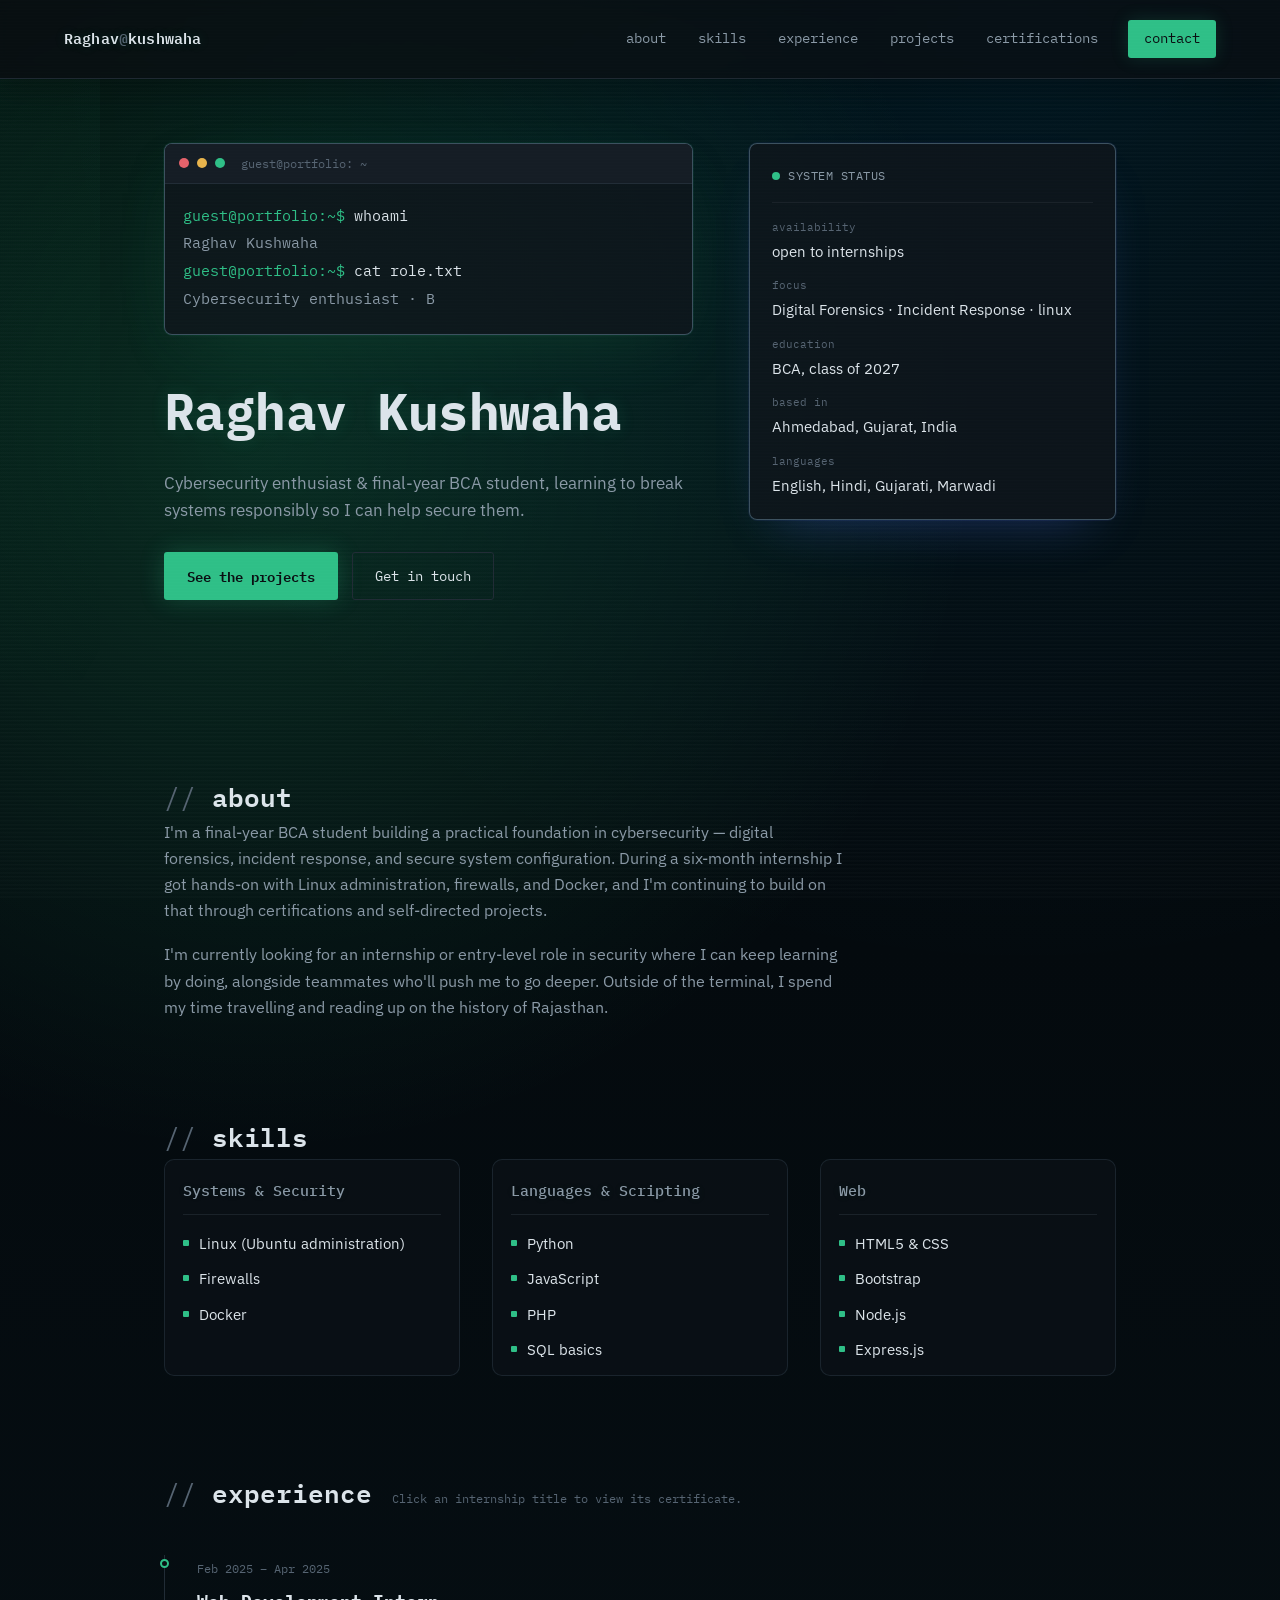
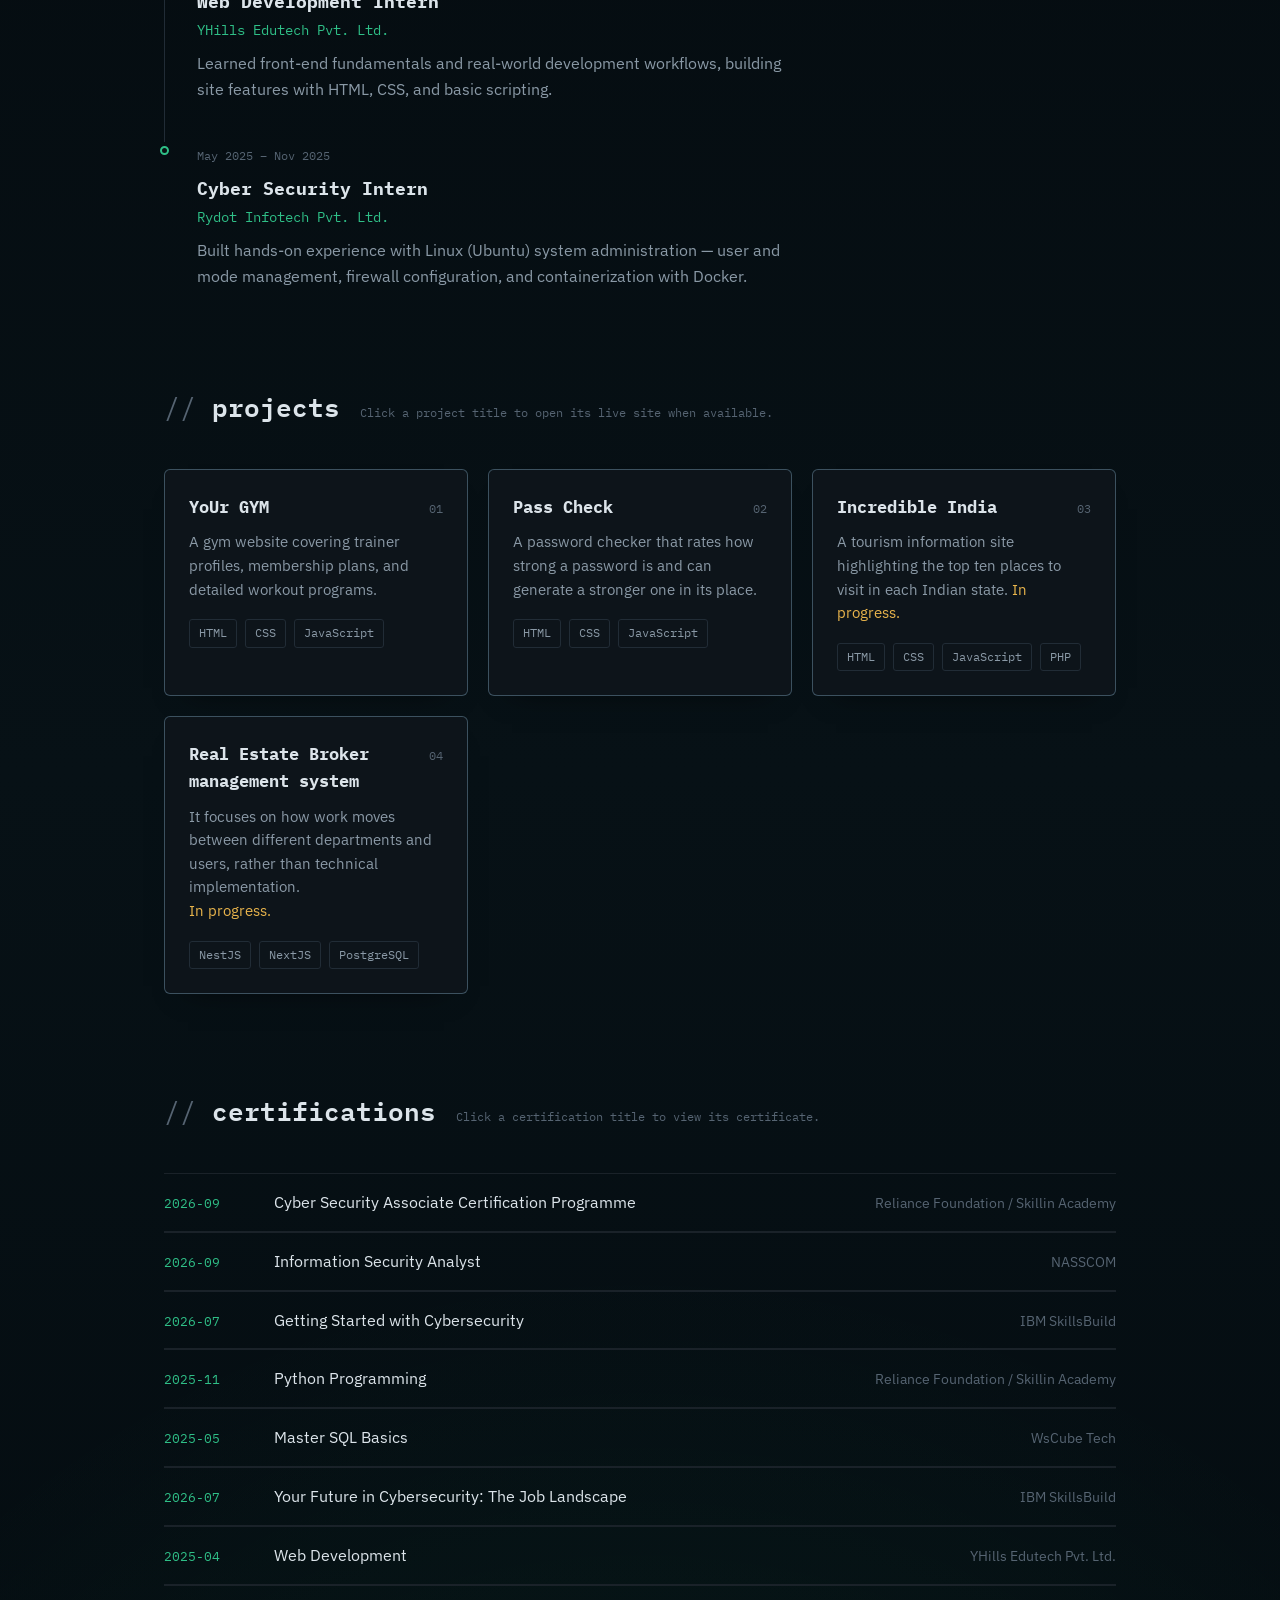
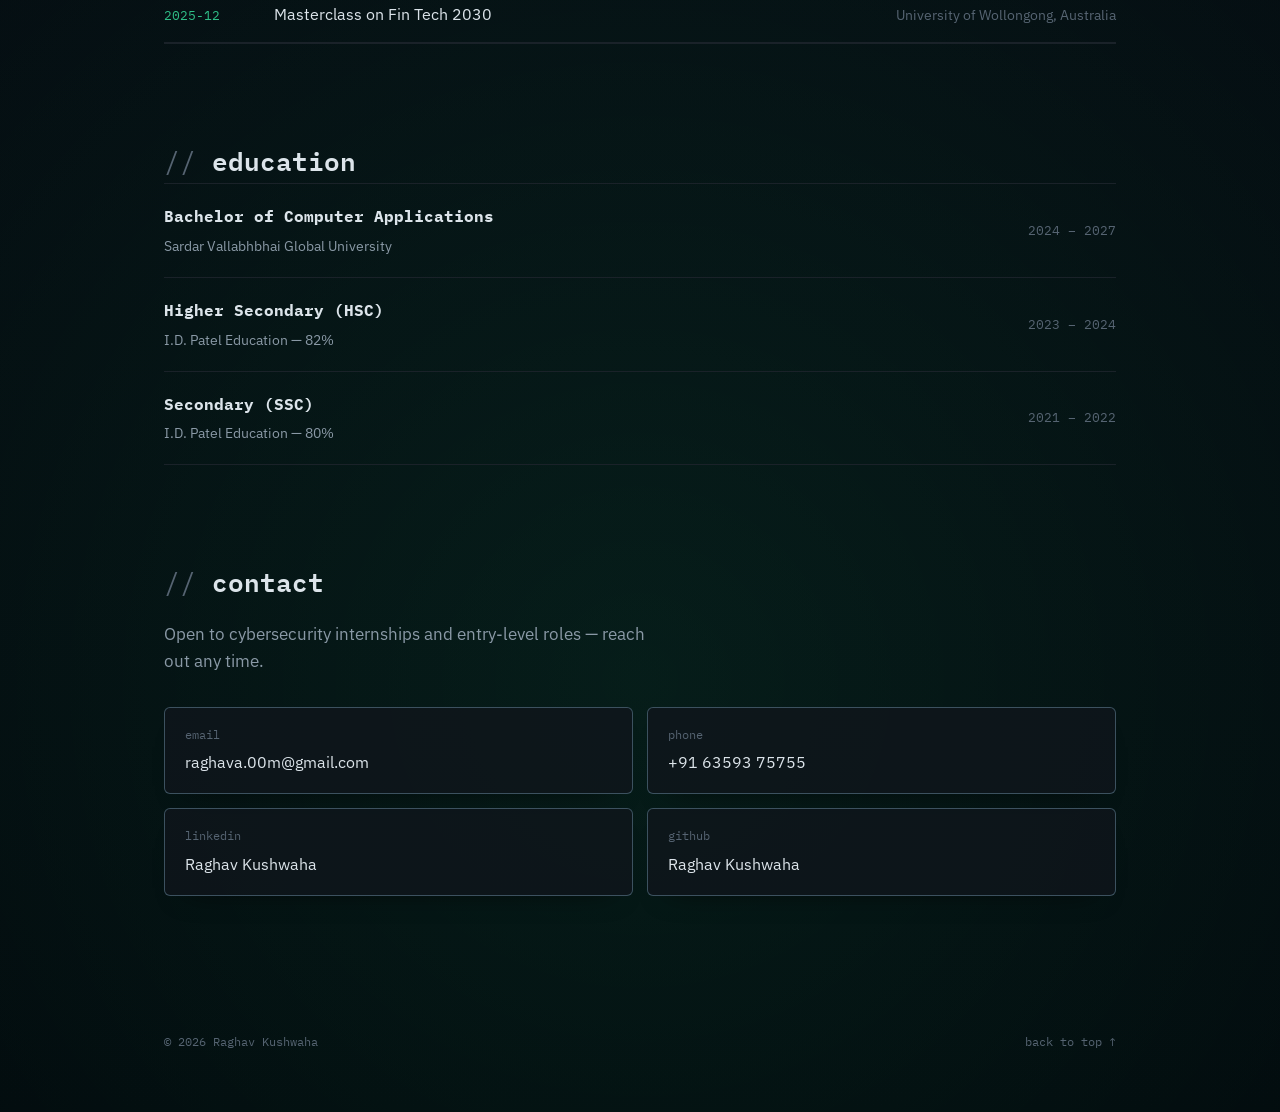
<file: index.html>
<!DOCTYPE html>
<html lang="en">

<head>
  <meta charset="UTF-8">
  <meta name="viewport" content="width=device-width, initial-scale=1.0">
  <title>Raghav Kushwaha | Cybersecurity Portfolio</title>
  <meta name="description"
    content="Raghav Kushwaha's cybersecurity portfolio: a BCA student focused on digital forensics, incident response, Linux, and secure web development.">
  <meta name="author" content="Raghav Kushwaha">
  <meta name="robots" content="index, follow">
  <link rel="canonical" href="https://raghavkushwaha.github.io/portfolio/">
  <meta property="og:type" content="website">
  <meta property="og:title" content="Raghav Kushwaha | Cybersecurity Portfolio">
  <meta property="og:description"
    content="Cybersecurity portfolio of Raghav Kushwaha, a BCA student focused on digital forensics, incident response, and secure systems.">
  <meta property="og:url" content="https://raghavkushwaha.github.io/portfolio/">
  <meta property="og:site_name" content="Raghav Kushwaha Portfolio">
  <meta name="twitter:card" content="summary">
  <meta name="twitter:title" content="Raghav Kushwaha | Cybersecurity Portfolio">
  <meta name="twitter:description"
    content="Cybersecurity portfolio of Raghav Kushwaha, a BCA student focused on digital forensics, incident response, and secure systems.">
  <link rel="preconnect" href="https://fonts.googleapis.com">
  <link
    href="https://fonts.googleapis.com/css2?family=IBM+Plex+Mono:wght@400;500;600;700&family=IBM+Plex+Sans:wght@400;500;600;700&display=swap"
    rel="stylesheet">
  <link rel="stylesheet" href="style.css">
</head>

<body>

  <div class="grain" aria-hidden="true"></div>

  <header class="nav" id="top">
    <a class="nav__mark" href="#" aria-label="Raghav Kushwaha home">Raghav<span class="dim">@</span>kushwaha</a>
    <nav class="nav__links" aria-label="Primary navigation">
      <a href="#about">about</a>
      <a href="#skills">skills</a>
      <a href="#experience">experience</a>
      <a href="#projects">projects</a>
      <a href="#certs">certifications</a>
      <a href="#contact" class="nav__cta">contact</a>
    </nav>
    <button class="nav__toggle" id="navToggle" aria-label="Toggle menu" aria-expanded="false">
      <span></span><span></span><span></span>
    </button>
  </header>

  <main>

    <!-- HERO -->
    <section class="hero" id="home">
      <div class="hero__inner">
        <div class="hero__left">
          <div class="terminal" id="terminal">
            <div class="terminal__bar">
              <span class="dot dot--r"></span><span class="dot dot--y"></span><span class="dot dot--g"></span>
              <span class="terminal__title">guest@portfolio: ~</span>
            </div>
            <div class="terminal__body" id="terminalBody" aria-live="polite"></div>
          </div>

          <h1 class="hero__name">Raghav Kushwaha</h1>
          <p class="hero__role">Cybersecurity enthusiast &amp; final-year BCA student, learning to break systems
            responsibly so I can help secure them.</p>

          <div class="hero__actions">
            <a href="#projects" class="btn btn--primary">See the projects</a>
            <a href="#contact" class="btn btn--ghost">Get in touch</a>
          </div>
        </div>

        <aside class="status" aria-label="Quick status">
          <div class="status__row status__row--head">
            <span class="pulse" aria-hidden="true"></span> SYSTEM STATUS
          </div>
          <dl class="status__list">
            <div>
              <dt>availability</dt>
              <dd>open to internships</dd>
            </div>
            <div>
              <dt>focus</dt>
              <dd>Digital Forensics · Incident Response · linux</dd>
            </div>
            <div>
              <dt>education</dt>
              <dd>BCA, class of 2027</dd>
            </div>
            <div>
              <dt>based in</dt>
              <dd>Ahmedabad, Gujarat, India</dd>
            </div>
            <div>
              <dt>languages</dt>
              <dd>English, Hindi, Gujarati, Marwadi</dd>
            </div>
          </dl>
        </aside>
      </div>
    </section>

    <!-- ABOUT -->
    <section class="section" id="about">
      <h2 class="section__title"><span class="cmt">// </span>about</h2>
      <div class="section__body about__body">
        <p>I'm a final-year BCA student building a practical foundation in cybersecurity — digital forensics, incident
          response, and secure
          system configuration. During a six-month internship I got hands-on with Linux
          administration, firewalls, and Docker, and I'm continuing to build on that through certifications and
          self-directed projects.</p>
        <p>I'm currently looking for an internship or entry-level role in security where I can keep learning by doing,
          alongside teammates who'll push me to go deeper. Outside of the terminal, I spend my time travelling and
          reading up on the history of Rajasthan.</p>
      </div>
    </section>

    <!-- SKILLS -->
    <section class="section" id="skills">
      <h2 class="section__title"><span class="cmt">// </span>skills</h2>
      <div class="skills__grid">
        <div class="skills__group">
          <h3>Systems &amp; Security</h3>
          <ul class="skills__list">
            <li><span class="tick"></span>Linux (Ubuntu administration)</li>
            <li><span class="tick"></span>Firewalls</li>
            <li><span class="tick"></span>Docker</li>
          </ul>
        </div>
        <div class="skills__group">
          <h3>Languages &amp; Scripting</h3>
          <ul class="skills__list">
            <li><span class="tick"></span>Python</li>
            <li><span class="tick"></span>JavaScript</li>
            <li><span class="tick"></span>PHP</li>
            <li><span class="tick"></span>SQL basics</li>
          </ul>
        </div>
        <div class="skills__group">
          <h3>Web</h3>
          <ul class="skills__list">
            <li><span class="tick"></span>HTML5 &amp; CSS</li>
            <li><span class="tick"></span>Bootstrap</li>
            <li><span class="tick"></span>Node.js</li>
            <li><span class="tick"></span>Express.js</li>
          </ul>
        </div>
      </div>
    </section>

    <!-- EXPERIENCE -->
    <section class="section" id="experience">
      <h2 class="section__title"><span class="cmt">// </span>experience</h2>
      <p class="section__note">Click an internship title to view its certificate.</p>
      <ol class="timeline">
        <li class="timeline__item">
          <div class="timeline__marker"></div>
          <div class="timeline__content">
            <span class="timeline__date">Feb 2025 – Apr 2025</span>
            <h3><a href="image.html?img=images/Web%20Development%20Intern.jpg">Web Development Intern</a></h3>
            <p class="timeline__org">YHills Edutech Pvt. Ltd.</p>
            <p>Learned front-end fundamentals and real-world development workflows, building site features with HTML,
              CSS, and basic scripting.</p>
          </div>
        </li>
        <li class="timeline__item">
          <div class="timeline__marker"></div>
          <div class="timeline__content">
            <span class="timeline__date">May 2025 – Nov 2025</span>
            <h3><a href="image.html?img=images/Cyber%20Security%20Intern.jpg">Cyber Security Intern</a></h3>
            <p class="timeline__org">Rydot Infotech Pvt. Ltd.</p>
            <p>Built hands-on experience with Linux (Ubuntu) system administration — user and mode management, firewall
              configuration, and containerization with Docker.</p>
          </div>
        </li>
      </ol>
    </section>


    <!-- PROJECTS -->
    <section class="section" id="projects">
      <h2 class="section__title"><span class="cmt">// </span>projects</h2>
      <p class="section__note">Click a project title to open its live site when available.</p>
      <div class="projects__grid">

        <article class="project">
          <a href="https://raghavkushwaha.github.io/YoUr-GYM/" target="_blank" rel="noopener noreferrer">
            <div class="project__head">
              <h3>YoUr GYM</h3>
              <span class="project__index">01</span>
            </div>
            <p>A gym website covering trainer profiles, membership plans, and detailed workout programs.</p>
            <ul class="stack">
              <li>HTML</li>
              <li>CSS</li>
              <li>JavaScript</li>
            </ul>
          </a>
        </article>

        <article class="project">
          <a href="https://raghavkushwaha.github.io/PassWord_Checkers/" target="_blank" rel="noopener noreferrer">
            <div class="project__head">
              <h3>Pass Check</h3>
              <span class="project__index">02</span>
            </div>
            <p>A password checker that rates how strong a password is and can generate a stronger one in its place.</p>
            <ul class="stack">
              <li>HTML</li>
              <li>CSS</li>
              <li>JavaScript</li>
            </ul>
          </a>
        </article>

        <article class="project">
          <div class="project__head">
            <h3>Incredible India</h3>
            <span class="project__index">03</span>
          </div>
          <p>A tourism information site highlighting the top ten places to visit in each Indian state. <span
              class="wip">In progress.</span></p>
          <ul class="stack">
            <li>HTML</li>
            <li>CSS</li>
            <li>JavaScript</li>
            <li>PHP</li>
          </ul>
        </article>

        <article class="project">
          <div class="project__head">
            <h3>Real Estate Broker management system</h3>
            <span class="project__index">04</span>
          </div>
          <p>It focuses on how work moves between different departments and users, rather than technical implementation.
            <span class="wip"><br>In progress.</span>
          </p>
          <ul class="stack">
            <li>NestJS</li>
            <li>NextJS</li>
            <li>PostgreSQL</li>
          </ul>
        </article>

      </div>
    </section>

    <!-- CERTIFICATIONS -->
    <section class="section" id="certs">
      <h2 class="section__title"><span class="cmt">// </span>certifications</h2>
      <p class="section__note">Click a certification title to view its certificate.</p>
      <div class="log">
        <div class="log__row">
          <span class="log__date">2026-09</span>
          <span class="log__name"><a
              href="image.html?img=images/Cyber%20Security%20Associate%20Certification%20Programme.jpg">
              Cyber Security Associate Certification Programme</a></span>
          <span class="log__org">Reliance Foundation / Skillin Academy</span>
        </div>
        <div class="log__row">
          <span class="log__date">2026-09</span>
          <span class="log__name"><a href="image.html?img=images/Information%20Security%20Analyst.jpg">
              Information Security Analyst</a></span>
          <span class="log__org">NASSCOM</span>
        </div>
        <div class="log__row">
          <span class="log__date">2026-07</span>
          <span class="log__name"><a href="image.html?img=images/Getting%20Started%20with%20Cybersecurity.jpg">
              Getting Started with Cybersecurity</a></span>
          <span class="log__org">IBM SkillsBuild</span>
        </div>
        <div class="log__row">
          <span class="log__date">2025-11</span>
          <span class="log__name"><a href="image.html?img=images/Python%20Programming.jpg">
              Python Programming</a></span>
          <span class="log__org">Reliance Foundation / Skillin Academy</span>
        </div>
        <div class="log__row">
          <span class="log__date">2025-05</span>
          <span class="log__name"><a href="image.html?img=images/Master%20SQL%20Basics.jpg">
              Master SQL Basics</a></span>
          <span class="log__org">WsCube Tech</span>
        </div>
        <div class="log__row">
          <span class="log__date">2026-07</span>
          <span class="log__name"><a
              href="image.html?img=images/Your%20Future%20in%20Cybersecurity%20The%20Job%20Landscape.jpg">
              Your Future in Cybersecurity: The Job Landscape</a></span>
          <span class="log__org">IBM SkillsBuild</span>
        </div>
        <div class="log__row">
          <span class="log__date">2025-04</span>
          <span class="log__name"><a href="image.html?img=images/Web%20Development.jpg">
              Web Development</a></span>
          <span class="log__org">YHills Edutech Pvt. Ltd.</span>
        </div>
        <div class="log__row">
          <span class="log__date">2025-12</span>
          <span class="log__name"><a href="image.html?img=images/Masterclass%20on%20Fin%20Tech%202030.jpg"
              target="_blank" rel="noopener noreferrer">
              Masterclass on Fin Tech 2030</a></span>
          <span class="log__org">University of Wollongong, Australia</span>
        </div>
      </div>
    </section>

    <!-- EDUCATION -->
    <section class="section" id="education">
      <h2 class="section__title"><span class="cmt">// </span>education</h2>
      <div class="edu">
        <div class="edu__row">
          <div>
            <h3>Bachelor of Computer Applications</h3>
            <p class="edu__org">Sardar Vallabhbhai Global University</p>
          </div>
          <span class="edu__date">2024 – 2027</span>
        </div>
        <div class="edu__row">
          <div>
            <h3>Higher Secondary (HSC)</h3>
            <p class="edu__org">I.D. Patel Education — 82%</p>
          </div>
          <span class="edu__date">2023 – 2024</span>
        </div>
        <div class="edu__row">
          <div>
            <h3>Secondary (SSC)</h3>
            <p class="edu__org">I.D. Patel Education — 80%</p>
          </div>
          <span class="edu__date">2021 – 2022</span>
        </div>
      </div>
    </section>

    <!-- CONTACT -->
    <section class="section contact" id="contact">
      <h2 class="section__title"><span class="cmt">// </span>contact</h2>
      <div class="contact__inner">
        <p class="contact__lead">Open to cybersecurity internships and entry-level roles — reach out any time.</p>
        <div class="contact__grid">
          <a class="contact__card" href="mailto:raghava.00m@gmail.com">
            <span class="contact__label">email</span>
            <span class="contact__value">raghava.00m@gmail.com</span>
          </a>
          <a class="contact__card" href="tel:+916359375755">
            <span class="contact__label">phone</span>
            <span class="contact__value">+91 63593 75755</span>
          </a>
          <a class="contact__card" href="https://www.linkedin.com/in/raghav-kushwaha-417002342/"
            data-placeholder="linkedin">
            <span class="contact__label">linkedin</span>
            <span class="contact__value">Raghav Kushwaha</span>
          </a>
          <a class="contact__card" href="https://github.com/RaghavKushwaha" data-placeholder="github">
            <span class="contact__label">github</span>
            <span class="contact__value">Raghav Kushwaha</span>
          </a>
        </div>
      </div>
    </section>

  </main>

  <footer class="footer">
    <span>© 2026 Raghav Kushwaha</span>
    <a href="#">back to top ↑</a>
  </footer>

  <script type="application/ld+json">
  {
    "@context": "https://schema.org",
    "@type": "Person",
    "name": "Raghav Kushwaha",
    "url": "https://raghavkushwaha.github.io/portfolio/",
    "jobTitle": "Cybersecurity Student",
    "description": "BCA student focused on digital forensics, incident response, Linux, and secure web development.",
    "email": "mailto:raghava.00m@gmail.com",
    "address": {
      "@type": "PostalAddress",
      "addressLocality": "Ahmedabad",
      "addressRegion": "Gujarat",
      "addressCountry": "IN"
    },
    "sameAs": [
      "https://github.com/RaghavKushwaha",
      "https://www.linkedin.com/in/raghav-kushwaha-417002342/"
    ]
  }
  </script>

  <script src="script.js"></script>
</body>

</html>
</file>
<file: style.css>
/* ============ tokens ============ */
:root{
  --ink: #0A0E12;
  --surface: #10161C;
  --surface-2: #151D25;
  --line: #212C36;
  --line-soft: #1A2229;
  --text: #DCE4EA;
  --text-dim: #8A99A6;
  --text-faint: #566472;
  --green: #2FBF87;
  --green-dim: #1D7A57;
  --amber: #E8B44C;
  --red: #E5626B;

  --mono: 'IBM Plex Mono', ui-monospace, SFMono-Regular, Menlo, monospace;
  --sans: 'IBM Plex Sans', -apple-system, BlinkMacSystemFont, 'Segoe UI', sans-serif;

  --maxw: 1080px;
}

*{ box-sizing: border-box; }
html{ scroll-behavior: smooth; }

@media (prefers-reduced-motion: reduce){
  html{ scroll-behavior: auto; }
  *{ animation-duration: 0.001ms !important; animation-iteration-count: 1 !important; transition-duration: 0.001ms !important; }
}

body{
  margin:0;
  min-height: 100vh;
  position: relative;
  background:
    radial-gradient(circle at 20% 10%, rgba(40, 255, 160, 0.15), transparent 18%),
    radial-gradient(circle at 80% 0%, rgba(0, 180, 255, 0.10), transparent 22%),
    radial-gradient(circle at 50% 90%, rgba(40, 255, 160, 0.08), transparent 26%),
    linear-gradient(180deg, #010507 0%, #040a0e 22%, #071116 55%, #02080c 100%);
  color: var(--text);
  font-family: var(--sans);
  font-size: 16px;
  line-height: 1.6;
  -webkit-font-smoothing: antialiased;
  overflow-x: hidden;
}

body::before{
  content: "";
  position: fixed;
  inset: 0;
  /* background:
    linear-gradient(rgba(47, 191, 135, 0.06) 1px, transparent 1px),
    linear-gradient(90deg, rgba(47, 191, 135, 0.06) 1px, transparent 1px),
    radial-gradient(circle at center, rgba(47,191,135,0.12), transparent 55%);
  background-size: 32px 32px, 32px 32px, 100% 100%;
  mask-image: radial-gradient(circle at center, black 20%, transparent 80%); */
  pointer-events: none;
  z-index: 0;
  animation: gridDrift 18s linear infinite;
}

body::after{
  content: "";
  position: fixed;
  inset: 0;
  background:
    repeating-linear-gradient(
      180deg,
      rgba(255,255,255,0.02) 0px,
      rgba(255,255,255,0.02) 1px,
      transparent 2px,
      transparent 4px
    );
  mix-blend-mode: screen;
  opacity: 0.7;
  pointer-events: none;
  z-index: 0;
}

::selection {
  background: rgba(47, 191, 135, 0.25);
  color: #f4fff9;
}

a{ color: inherit; text-decoration: none; }

main, header, footer, section {
  position: relative;
  z-index: 1;
}

@keyframes gridDrift {
  0% { transform: translate3d(0, 0, 0); }
  50% { transform: translate3d(0, 12px, 0); }
  100% { transform: translate3d(0, 0, 0); }
}

@keyframes glowPulse {
  0%, 100% { box-shadow: 0 0 0 1px rgba(47, 191, 135, 0.08), 0 20px 70px -30px rgba(47,191,135,0.3), 0 20px 60px -30px rgba(0,0,0,0.7); }
  50% { box-shadow: 0 0 0 1px rgba(47, 191, 135, 0.18), 0 28px 90px -26px rgba(47,191,135,0.42), 0 25px 70px -30px rgba(0,0,0,0.8); }
}

@keyframes floatCard {
  0%, 100% { transform: translateY(0); }
  50% { transform: translateY(-8px); }
}

@keyframes shimmer {
  0% { background-position: -200% 0; }
  100% { background-position: 200% 0; }
}

h1,h2,h3{ margin: 0; font-family: var(--mono); }

.dim{ color: var(--text-faint); }

/* subtle grain / scanline texture */
.grain{
  position: fixed; inset: 0; pointer-events: none; z-index: 999;
  background-image:
    repeating-linear-gradient(180deg, rgba(255,255,255,0.012) 0px, rgba(255,255,255,0.012) 1px, transparent 1px, transparent 3px);
  mix-blend-mode: overlay;
}

/* ============ nav ============ */
.nav{
  position: sticky; top: 0; z-index: 100;
  display: flex; align-items: center; justify-content: space-between;
  padding: 20px clamp(20px, 5vw, 64px);
  background: rgba(10, 14, 18, 0.72);
  backdrop-filter: blur(8px);
  border-bottom: 1px solid rgba(33, 44, 54, 0.9);
  box-shadow: 0 14px 30px rgba(0,0,0,0.18);
}

.nav__mark {
  position: relative;
  text-shadow: 0 0 12px rgba(47, 191, 135, 0.18);
}
.nav__mark{
  font-family: var(--mono); font-weight: 600; font-size: 0.95rem;
  color: var(--text);
  letter-spacing: 0.01em;
}
.nav__links{ display: flex; align-items: center; gap: 28px; }
.nav__links a{
  font-family: var(--mono); font-size: 0.85rem; color: var(--text-dim);
  padding: 6px 2px; border-bottom: 1px solid transparent;
  position: relative;
  transition: color .2s ease, border-color .2s ease, transform .2s ease, text-shadow .2s ease;
}
.nav__links a::after {
  content: "";
  position: absolute;
  left: 0;
  bottom: -2px;
  width: 100%;
  height: 2px;
  background: linear-gradient(90deg, transparent, var(--green), transparent);
  transform: scaleX(0);
  transform-origin: center;
  transition: transform .25s ease;
}
.nav__links a:hover{
  color: var(--green);
  border-color: var(--green-dim);
  transform: translateY(-1px);
  text-shadow: 0 0 12px rgba(47, 191, 135, 0.3);
}
.nav__links a:hover::after { transform: scaleX(1); }
.nav__cta{
  color: var(--ink) !important;
  background: var(--green);
  padding: 8px 16px !important;
  border-radius: 3px;
  border-bottom: none !important;
  box-shadow: 0 0 18px rgba(47, 191, 135, 0.18);
  transition: transform .2s ease, box-shadow .2s ease, background .2s ease;
}
.nav__cta:hover{ background: #3fd89b; color: var(--ink) !important; transform: translateY(-2px); box-shadow: 0 0 22px rgba(47, 191, 135, 0.35); }

.nav__toggle{ display:none; background:none; border:none; cursor:pointer; padding:8px; flex-direction:column; gap:5px; }
.nav__toggle span{ width:22px; height:2px; background: var(--text); display:block; }

/* ============ layout helpers ============ */
.section{
  max-width: var(--maxw);
  margin: 0 auto;
  padding: 96px clamp(20px, 5vw, 64px) 0;
}
.section:last-of-type{ padding-bottom: 96px; }

.section__title{
  display: inline;
  font-size: 1.6rem;
  font-weight: 600;
  color: var(--text);
}
.section__note{
  display: inline;
  margin: 0 0 0 16px;
  color: var(--text-faint);
  font-family: var(--mono);
  font-size: 0.75rem;
}
.section__title + .section__note + *{ margin-top: 40px; }
.cmt{ color: var(--text-faint); font-weight: 400; }

/* ============ hero ============ */
.hero{
  max-width: var(--maxw);
  margin: 0 auto;
  padding: 64px clamp(20px, 5vw, 64px) 80px;
}
.hero__inner{
  display: grid;
  grid-template-columns: 1.3fr 0.9fr;
  gap: 56px;
  align-items: start;
}

.terminal{
  background: rgba(16, 22, 28, 0.8);
  border: 1px solid rgba(66, 88, 104, 0.9);
  border-radius: 8px;
  overflow: hidden;
  margin-bottom: 36px;
  box-shadow: 0 0 0 1px rgba(47, 191, 135, 0.08), 0 20px 70px -30px rgba(47,191,135,0.3), 0 20px 60px -30px rgba(0,0,0,0.7);
  animation: glowPulse 5s ease-in-out infinite;
}

.terminal::before {
  content: "";
  position: absolute;
  inset: 0;
  background: linear-gradient(120deg, transparent 0%, rgba(47, 191, 135, 0.08) 50%, transparent 100%);
  transform: translateX(-100%);
  animation: shimmer 7s linear infinite;
  pointer-events: none;
}
.terminal__bar{
  display: flex; align-items: center; gap: 8px;
  padding: 10px 14px;
  background: var(--surface-2);
  border-bottom: 1px solid var(--line);
}
.dot{ width:10px; height:10px; border-radius:50%; display:inline-block; }
.dot--r{ background:#E5626B; } .dot--y{ background:#E8B44C; } .dot--g{ background:#2FBF87; }
.terminal__title{ margin-left: 8px; font-family: var(--mono); font-size: 0.75rem; color: var(--text-faint); }
.terminal__body{
  font-family: var(--mono);
  font-size: 0.92rem;
  padding: 20px 18px;
  min-height: 148px;
  color: var(--text);
}
.term-line{ white-space: pre-wrap; word-break: break-word; margin: 0 0 4px; }
.term-prompt{ color: var(--green); }
.term-out{ color: var(--text-dim); }
.cursor{
  display: inline-block; width: 8px; height: 1em; background: var(--green);
  vertical-align: text-bottom; animation: blink 1s step-end infinite;
}
@keyframes blink{ 50%{ opacity: 0; } }

.hero__name{
  font-size: clamp(2.2rem, 4vw, 3.2rem);
  font-weight: 700;
  letter-spacing: -0.01em;
  margin-bottom: 14px;
  text-shadow: 0 0 18px rgba(47, 191, 135, 0.14);
}
.hero__role{
  color: var(--text-dim);
  max-width: 52ch;
  font-size: 1.05rem;
  margin-bottom: 28px;
}
.hero__actions{ display: flex; gap: 14px; flex-wrap: wrap; }

.btn{
  font-family: var(--mono);
  font-size: 0.88rem;
  padding: 12px 22px;
  border-radius: 3px;
  border: 1px solid transparent;
  transition: transform .15s ease, background .15s ease, border-color .15s ease, box-shadow .15s ease;
  display: inline-block;
  position: relative;
  overflow: hidden;
}
.btn::before {
  content: "";
  position: absolute;
  inset: 0;
  background: linear-gradient(120deg, transparent 0%, rgba(255,255,255,0.22) 50%, transparent 100%);
  transform: translateX(-120%);
  transition: transform .5s ease;
}
.btn:hover::before { transform: translateX(120%); }
.btn--primary{ background: var(--green); color: var(--ink); font-weight: 600; box-shadow: 0 0 24px rgba(47,191,135,0.24); }
.btn--primary:hover{ background: #3fd89b; transform: translateY(-1px); box-shadow: 0 0 30px rgba(47,191,135,0.38); }
.btn--ghost{ border-color: var(--line); color: var(--text); }
.btn--ghost:hover{ border-color: var(--green-dim); color: var(--green); box-shadow: 0 0 18px rgba(47,191,135,0.12); }

.status{
  background: rgba(16, 22, 28, 0.8);
  border: 1px solid rgba(66, 88, 104, 0.9);
  border-radius: 8px;
  padding: 22px;
  align-self: start;
  box-shadow: 0 0 0 1px rgba(88, 104, 255, 0.08), 0 24px 50px -28px rgba(82, 120, 255, 0.35);
  animation: floatCard 7s ease-in-out infinite;
}
.status__row--head{
  font-family: var(--mono); font-size: 0.78rem; letter-spacing: 0.04em;
  color: var(--text-dim);
  display: flex; align-items: center; gap: 8px;
  padding-bottom: 16px; margin-bottom: 16px;
  border-bottom: 1px solid var(--line-soft);
}
.pulse{
  width: 8px; height: 8px; border-radius: 50%; background: var(--green);
  box-shadow: 0 0 0 0 rgba(47,191,135,0.6);
  animation: pulse 2s ease-out infinite;
}
@keyframes pulse{
  0%{ box-shadow: 0 0 0 0 rgba(47,191,135,0.5); }
  70%{ box-shadow: 0 0 0 8px rgba(47,191,135,0); }
  100%{ box-shadow: 0 0 0 0 rgba(47,191,135,0); }
}
.status__list{ margin:0; display: flex; flex-direction: column; gap: 14px; }
.status__list > div{ display: flex; flex-direction: column; gap: 3px; }
.status__list dt{
  font-family: var(--mono); font-size: 0.7rem; color: var(--text-faint);
}
.status__list dd{ margin:0; font-size: 0.92rem; color: var(--text); }

/* ============ about ============ */
.about__body p{
  max-width: 68ch;
  color: var(--text-dim);
  margin: 0 0 18px;
  font-size: 1.02rem;
}
.about__body p:last-child{ margin-bottom: 0; }

/* ============ skills ============ */
.skills__grid{
  display: grid;
  grid-template-columns: repeat(3, 1fr);
  gap: 32px;
}
.skills__group h3{
  font-size: 0.95rem;
  color: var(--text-dim);
  font-weight: 500;
  margin-bottom: 16px;
  padding-bottom: 12px;
  border-bottom: 1px solid var(--line-soft);
  text-shadow: 0 0 12px rgba(47, 191, 135, 0.08);
}

.skills__group {
  background: rgba(16, 22, 28, 0.44);
  border: 1px solid rgba(33, 44, 54, 0.75);
  border-radius: 10px;
  padding: 18px 18px 14px;
  transition: border-color .2s ease, transform .2s ease;
}

.skills__group:hover {
  border-color: rgba(47, 191, 135, 0.5);
  transform: translateY(-2px);
}
.skills__list{ list-style: none; margin: 0; padding: 0; display: flex; flex-direction: column; gap: 11px; }
.skills__list li{ display: flex; align-items: center; gap: 10px; font-size: 0.95rem; }
.tick{
  width: 6px; height: 6px; background: var(--green); border-radius: 1px; flex-shrink: 0;
}

/* ============ timeline ============ */
.timeline{ list-style: none; margin: 0; padding: 0; position: relative; }
.timeline__item{
  position: relative;
  padding-left: 32px;
  padding-bottom: 40px;
  border-left: 1px solid var(--line);
}
.timeline__item:last-child{ padding-bottom: 0; border-left-color: transparent; }
.timeline__marker{
  position: absolute; left: -5px; top: 4px;
  width: 9px; height: 9px; border-radius: 50%;
  background: var(--ink); border: 2px solid var(--green);
}
.timeline__date{
  font-family: var(--mono); font-size: 0.78rem; color: var(--text-faint);
}
.timeline__content h3{ font-size: 1.15rem; margin: 6px 0 2px; }
.timeline__org{ color: var(--green); font-size: 0.9rem; margin: 0 0 10px; font-family: var(--mono); }
.timeline__content p:not(.timeline__org){ color: var(--text-dim); max-width: 60ch; margin: 0; }

/* ============ projects ============ */
.projects__grid{
  display: grid;
  grid-template-columns: repeat(3, 1fr);
  gap: 20px;
}
.project{
  background: rgba(16, 22, 28, 0.8);
  border: 1px solid rgba(66, 88, 104, 0.9);
  border-radius: 6px;
  padding: 24px;
  display: flex; flex-direction: column;
  transition: border-color .15s ease, box-shadow .15s ease, transform .15s ease;
  box-shadow: 0 16px 30px -24px rgba(0,0,0,0.8);
  position: relative;
  overflow: hidden;
}
.project::before {
  content: "";
  position: absolute;
  inset: 0;
  background: linear-gradient(135deg, rgba(47,191,135,0.05), transparent 55%);
  opacity: 0;
  transition: opacity .2s ease;
  pointer-events: none;
}
.project:hover::before { opacity: 1; }
.project:hover{ border-color: var(--green-dim); box-shadow: 0 0 0 1px rgba(47,191,135,0.12), 0 22px 45px -26px rgba(47,191,135,0.32); transform: translateY(-2px); }
.project__head{ display: flex; justify-content: space-between; align-items: baseline; margin-bottom: 10px; }
.project__head h3{ font-size: 1.05rem; }
.project__index{ font-family: var(--mono); font-size: 0.78rem; color: var(--text-faint); }
.project p{ color: var(--text-dim); font-size: 0.92rem; margin: 0 0 18px; flex-grow: 1; }
.wip{ color: var(--amber); }
.stack{ list-style: none; display: flex; flex-wrap: wrap; gap: 8px; margin: 0; padding: 0; }
.stack li{
  font-family: var(--mono); font-size: 0.72rem; color: var(--text-dim);
  border: 1px solid var(--line); padding: 4px 9px; border-radius: 3px;
}

/* ============ certifications (log) ============ */
.log{ border-top: 1px solid var(--line-soft); }
.log__row{
  display: grid;
  grid-template-columns: 90px 1fr auto;
  gap: 20px;
  padding: 16px 0;
  border-bottom: 2px solid var(--line-soft);
  align-items: baseline;
}
.log__date{ font-family: var(--mono); font-size: 0.8rem; color: var(--green); }
.log__name{ font-size: 0.97rem; color: var(--text); }
.log__org{ font-size: 0.85rem; color: var(--text-faint); text-align: right; }

/* ============ education ============ */
.edu{ border-top: 1px solid var(--line-soft); }
.edu__row{
  display: flex; justify-content: space-between; align-items: center;
  padding: 20px 0; border-bottom: 1px solid var(--line-soft); gap: 20px;
}
.edu__row h3{ font-size: 1rem; margin-bottom: 4px; }
.edu__org{ color: var(--text-dim); font-size: 0.9rem; margin: 0; }
.edu__date{ font-family: var(--mono); font-size: 0.82rem; color: var(--text-faint); white-space: nowrap; }

/* ============ contact ============ */
.contact__inner{ text-align: left; }
.contact__lead{ color: var(--text-dim); max-width: 50ch; margin-bottom: 32px; font-size: 1.05rem; }
.contact__grid{
  display: grid;
  grid-template-columns: repeat(2, 1fr);
  gap: 14px;
}
.contact__card{
  background: rgba(16, 22, 28, 0.8);
  border: 1px solid rgba(66, 88, 104, 0.9);
  border-radius: 6px;
  padding: 18px 20px;
  display: flex; flex-direction: column; gap: 6px;
  transition: border-color .15s ease, transform .15s ease, box-shadow .15s ease;
  box-shadow: 0 16px 30px -24px rgba(0,0,0,0.8);
  position: relative;
  overflow: hidden;
}
.contact__card::before {
  content: "";
  position: absolute;
  inset: 0;
  background: linear-gradient(120deg, transparent 0%, rgba(47,191,135,0.05) 50%, transparent 100%);
  transform: translateX(-100%);
  transition: transform .5s ease;
  pointer-events: none;
}
.contact__card:hover::before { transform: translateX(120%); }
.contact__card:hover{ border-color: var(--green-dim); transform: translateY(-2px); box-shadow: 0 0 0 1px rgba(47,191,135,0.12), 0 18px 35px -24px rgba(47,191,135,0.28); }
.contact__label{ font-family: var(--mono); font-size: 0.72rem; color: var(--text-faint); }
.contact__value{ font-size: 0.98rem; color: var(--text); word-break: break-word; }

/* ============ footer ============ */
.footer{
  max-width: var(--maxw);
  margin: 0 auto;
  padding: 40px clamp(20px, 5vw, 64px) 60px;
  display: flex; justify-content: space-between; align-items: center;
  color: var(--text-faint);
  font-family: var(--mono);
  font-size: 0.78rem;
}
.footer a:hover{ color: var(--green); }

/* ============ focus ============ */
a:focus-visible, button:focus-visible{
  outline: 2px solid var(--green);
  outline-offset: 2px;
}

/* ============ responsive ============ */
@media (max-width: 860px){
  .hero__inner{ grid-template-columns: 1fr; }
  .skills__grid{ grid-template-columns: 1fr; }
  .projects__grid{ grid-template-columns: 1fr; }
  .log__row{ grid-template-columns: 1fr; gap: 4px; }
  .log__org{ text-align: left; }

  .terminal,
  .status,
  .project,
  .contact__card,
  .skills__group{
    animation-duration: 0.001ms !important;
    animation-iteration-count: 1 !important;
    transition-duration: 0.15s !important;
  }

  .nav__links a,
  .btn,
  .project,
  .contact__card,
  .skills__group {
    transform: none !important;
  }
}

@media (max-width: 700px){
  .nav__links{
    position: fixed; top: 68px; right: 0; left: 0;
    background: var(--surface);
    border-bottom: 1px solid var(--line);
    flex-direction: column; align-items: flex-start; gap: 0;
    padding: 8px clamp(20px,5vw,64px) 16px;
    transform: translateY(-8px);
    opacity: 0; visibility: hidden;
    transition: opacity .18s ease, transform .18s ease, visibility .18s ease;
  }
  .nav__links.is-open{ opacity: 1; visibility: visible; transform: translateY(0); }
  .nav__links a{ width: 100%; padding: 12px 0; border-bottom: 1px solid var(--line-soft) !important; }
  .nav__cta{ margin-top: 8px; text-align: center; }
  .nav__toggle{ display: flex; }
  .contact__grid{ grid-template-columns: 1fr; }
  .edu__row{ flex-direction: column; align-items: flex-start; gap: 6px; }

  .terminal::before,
  .btn::before,
  .contact__card::before,
  .project::before {
    animation: none;
    transform: none;
    opacity: 0.35;
  }

  .hero__name,
  .nav__mark {
    text-shadow: none;
  }
}
</file>
